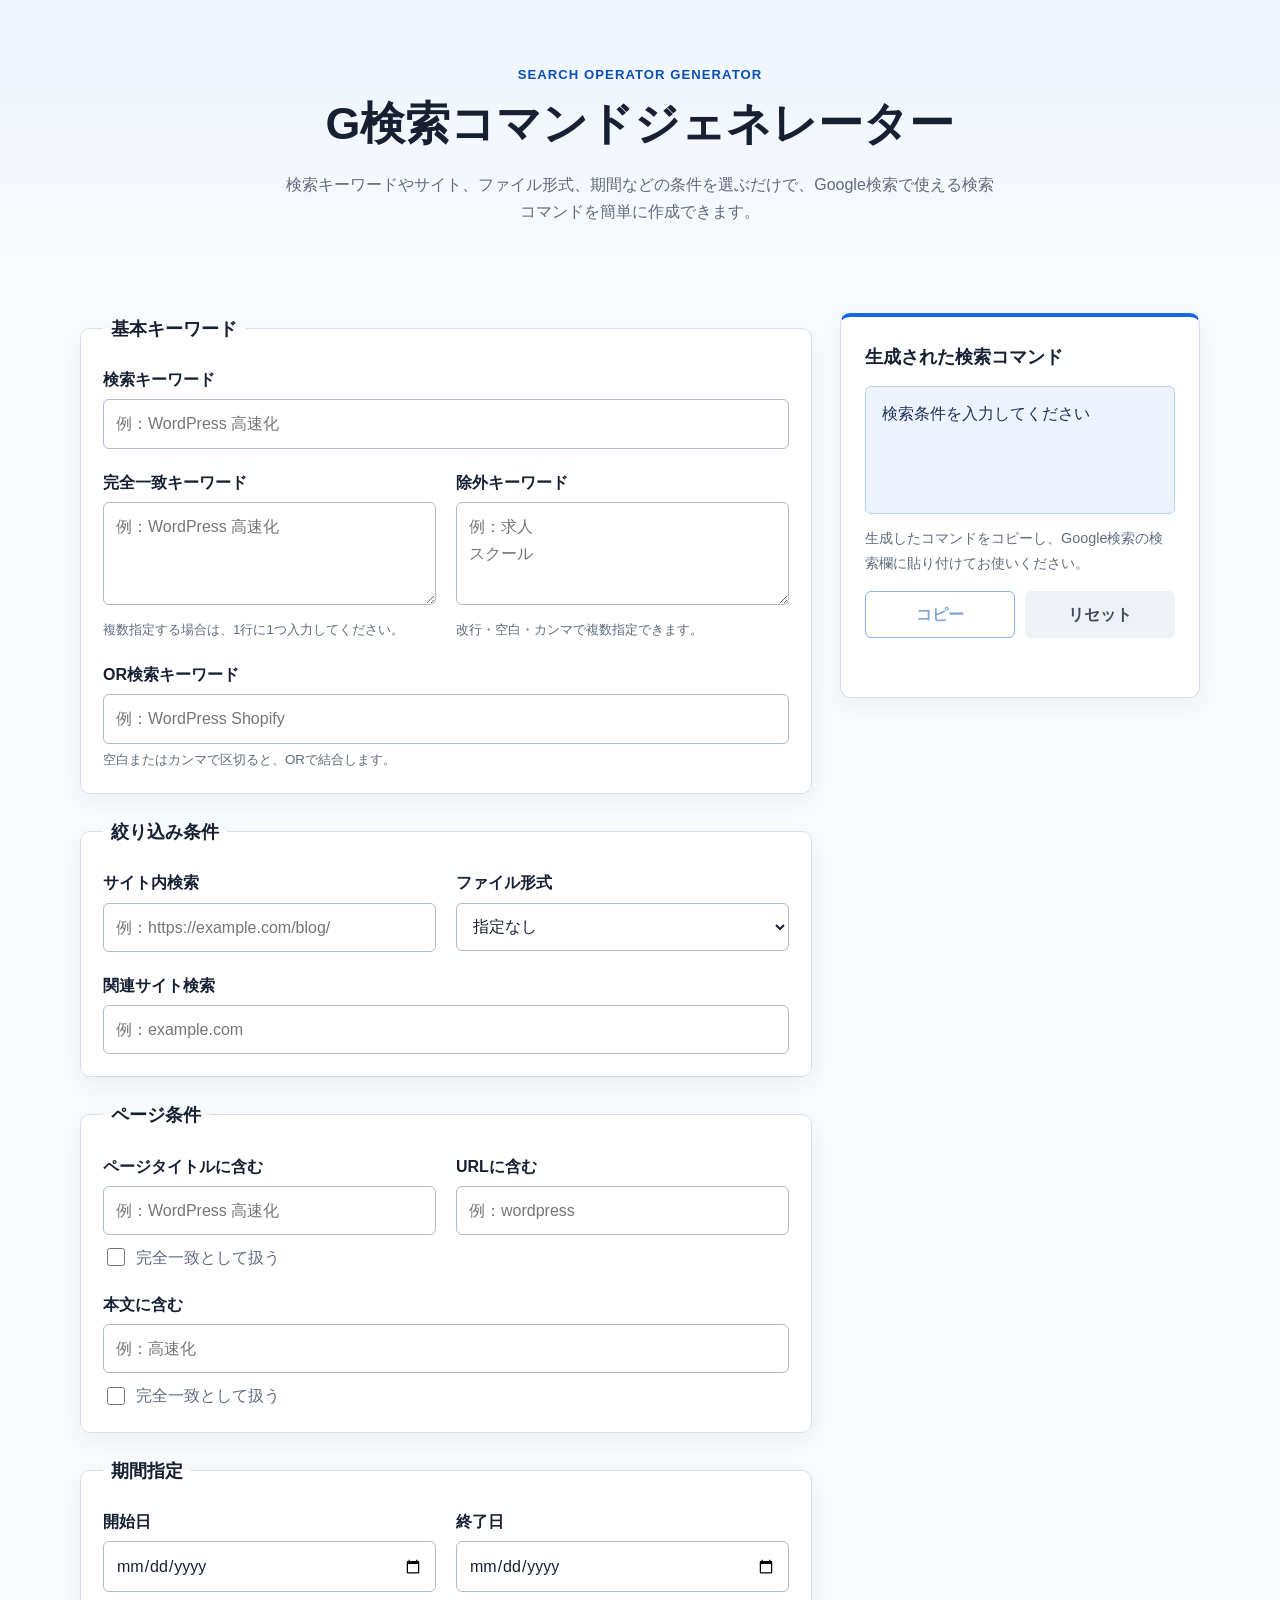
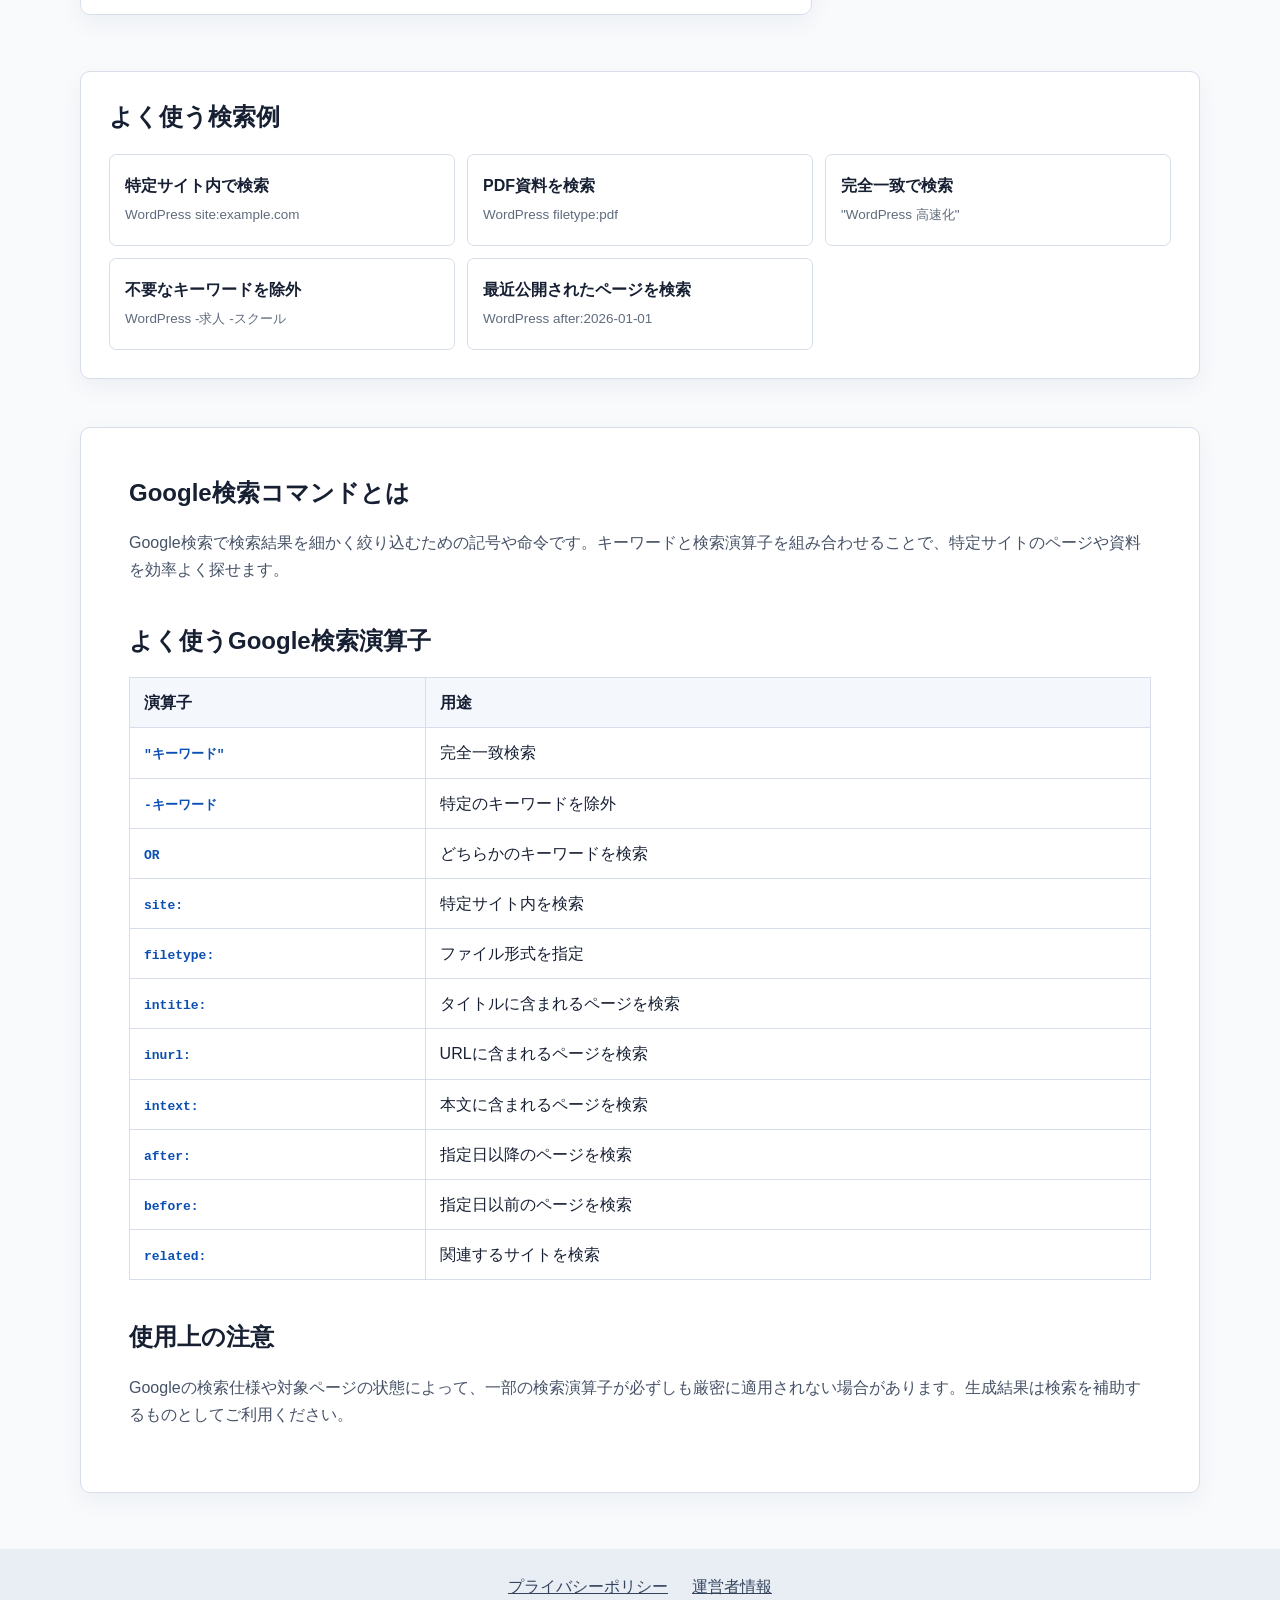
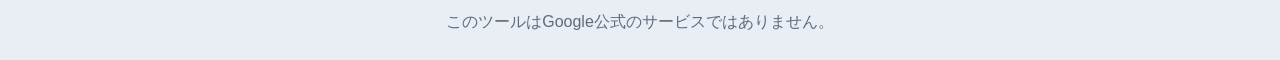
<file: index.html>
<!doctype html>
<html lang="ja">
<head>
  <meta charset="utf-8">
  <meta name="viewport" content="width=device-width, initial-scale=1">
  <meta http-equiv="Content-Security-Policy" content="default-src 'self'; script-src 'self'; style-src 'self'; img-src 'self' data:; font-src 'self'; connect-src 'none'; object-src 'none'; base-uri 'self'; form-action 'none'; upgrade-insecure-requests">
  <meta name="referrer" content="no-referrer">
  <title>G検索コマンドジェネレーター｜検索演算子を簡単作成</title>
  <meta name="description" content="Google検索の完全一致、除外、site、filetype、intitle、期間指定などの検索コマンドをフォームから簡単に作成できる無料ツールです。">
  <meta http-equiv="refresh" content="0; url=./tools/google-search/">
  <link rel="canonical" href="https://kazuyan0324.github.io/google-search-generator/tools/google-search/">
  <meta property="og:type" content="website">
  <meta property="og:locale" content="ja_JP">
  <meta property="og:site_name" content="G検索コマンドジェネレーター">
  <meta property="og:title" content="G検索コマンドジェネレーター｜検索演算子を簡単作成">
  <meta property="og:description" content="完全一致、除外、site、filetype、期間指定などのGoogle検索コマンドをフォームから簡単に作成できます。">
  <meta property="og:url" content="https://kazuyan0324.github.io/google-search-generator/tools/google-search/">
  <meta property="og:image" content="https://kazuyan0324.github.io/google-search-generator/assets/ogp-g-search-generator.png">
  <meta property="og:image:width" content="1200"><meta property="og:image:height" content="630">
  <meta name="twitter:card" content="summary_large_image">
  <meta name="twitter:title" content="G検索コマンドジェネレーター｜検索演算子を簡単作成">
  <meta name="twitter:description" content="Google検索コマンドをフォームから簡単に作成できる無料ツールです。">
  <meta name="twitter:image" content="https://kazuyan0324.github.io/google-search-generator/assets/ogp-g-search-generator.png">
</head>
<body>
  <p><a href="./tools/google-search/">G検索コマンドジェネレーターを開く</a></p>
</body>
</html>
</file>
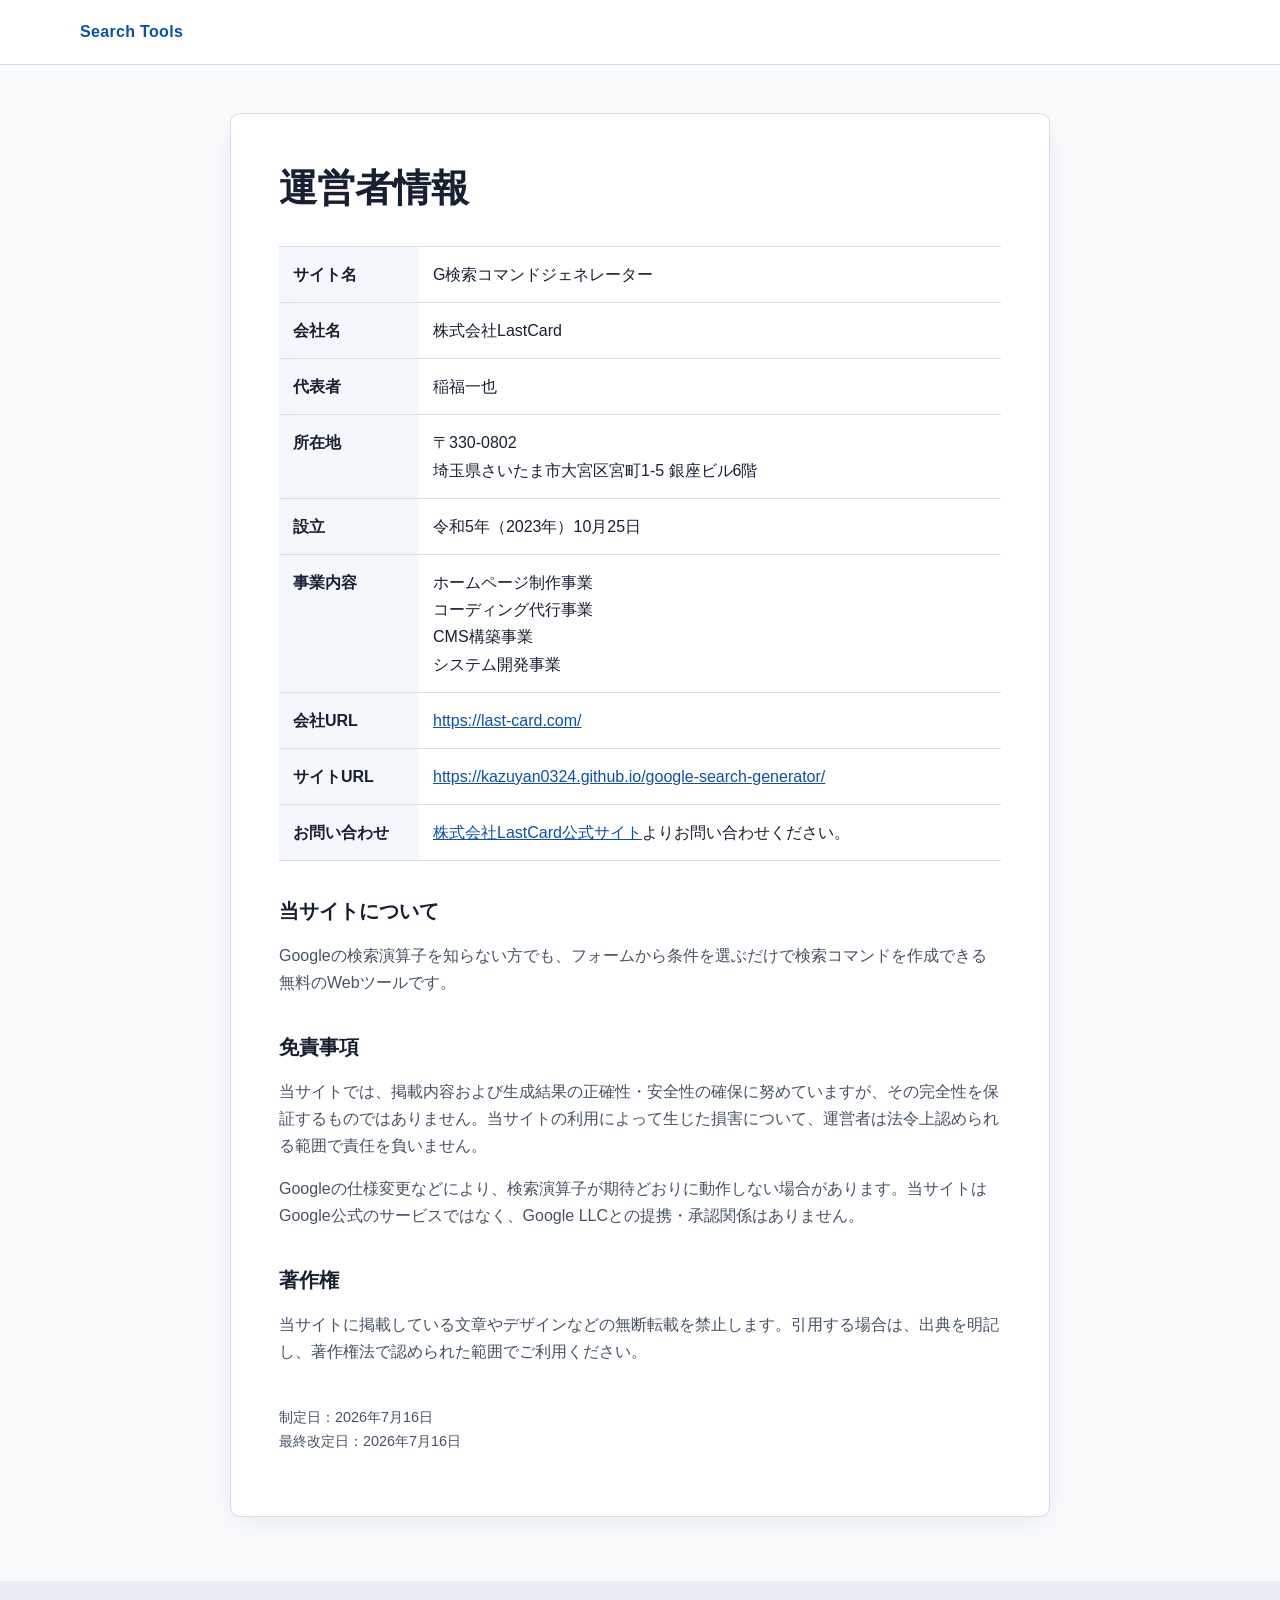
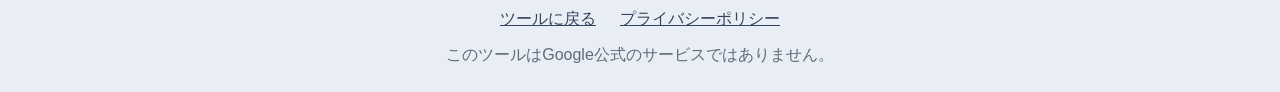
<file: about/index.html>
<!doctype html>
<html lang="ja">
<head>
  <meta charset="utf-8">
  <meta name="viewport" content="width=device-width, initial-scale=1">
  <meta http-equiv="Content-Security-Policy" content="default-src 'self'; script-src 'self'; style-src 'self'; img-src 'self' data:; font-src 'self'; connect-src 'none'; object-src 'none'; base-uri 'self'; form-action 'none'; upgrade-insecure-requests">
  <meta name="referrer" content="no-referrer">
  <title>運営者情報｜G検索コマンドジェネレーター</title>
  <meta name="description" content="G検索コマンドジェネレーターの運営者情報です。">
  <link rel="canonical" href="https://kazuyan0324.github.io/google-search-generator/about/">
  <meta property="og:type" content="website">
  <meta property="og:locale" content="ja_JP">
  <meta property="og:site_name" content="G検索コマンドジェネレーター">
  <meta property="og:title" content="運営者情報｜G検索コマンドジェネレーター">
  <meta property="og:description" content="株式会社LastCardが運営するG検索コマンドジェネレーターの運営者情報です。">
  <meta property="og:url" content="https://kazuyan0324.github.io/google-search-generator/about/">
  <meta property="og:image" content="https://kazuyan0324.github.io/google-search-generator/assets/ogp-g-search-generator.png">
  <meta property="og:image:width" content="1200"><meta property="og:image:height" content="630">
  <meta name="twitter:card" content="summary_large_image">
  <meta name="twitter:title" content="運営者情報｜G検索コマンドジェネレーター">
  <meta name="twitter:description" content="株式会社LastCardが運営するG検索コマンドジェネレーターの運営者情報です。">
  <meta name="twitter:image" content="https://kazuyan0324.github.io/google-search-generator/assets/ogp-g-search-generator.png">
  <link rel="stylesheet" href="../tools/google-search/styles.css">
</head>
<body>
  <header class="gs-header"><div class="gs-container"><a class="gs-brand" href="../tools/google-search/">Search Tools</a></div></header>
  <main class="gs-container gs-legal">
    <article class="gs-legal-card">
      <h1>運営者情報</h1>
      <dl>
        <dt>サイト名</dt><dd>G検索コマンドジェネレーター</dd>
        <dt>会社名</dt><dd>株式会社LastCard</dd>
        <dt>代表者</dt><dd>稲福一也</dd>
        <dt>所在地</dt><dd>〒330-0802<br>埼玉県さいたま市大宮区宮町1-5 銀座ビル6階</dd>
        <dt>設立</dt><dd>令和5年（2023年）10月25日</dd>
        <dt>事業内容</dt><dd>ホームページ制作事業<br>コーディング代行事業<br>CMS構築事業<br>システム開発事業</dd>
        <dt>会社URL</dt><dd><a href="https://last-card.com/" target="_blank" rel="noopener noreferrer">https://last-card.com/</a></dd>
        <dt>サイトURL</dt><dd><a href="https://kazuyan0324.github.io/google-search-generator/">https://kazuyan0324.github.io/google-search-generator/</a></dd>
        <dt>お問い合わせ</dt><dd><a href="https://last-card.com/" target="_blank" rel="noopener noreferrer">株式会社LastCard公式サイト</a>よりお問い合わせください。</dd>
      </dl>

      <h2>当サイトについて</h2>
      <p>Googleの検索演算子を知らない方でも、フォームから条件を選ぶだけで検索コマンドを作成できる無料のWebツールです。</p>

      <h2>免責事項</h2>
      <p>当サイトでは、掲載内容および生成結果の正確性・安全性の確保に努めていますが、その完全性を保証するものではありません。当サイトの利用によって生じた損害について、運営者は法令上認められる範囲で責任を負いません。</p>
      <p>Googleの仕様変更などにより、検索演算子が期待どおりに動作しない場合があります。当サイトはGoogle公式のサービスではなく、Google LLCとの提携・承認関係はありません。</p>

      <h2>著作権</h2>
      <p>当サイトに掲載している文章やデザインなどの無断転載を禁止します。引用する場合は、出典を明記し、著作権法で認められた範囲でご利用ください。</p>
      <p class="gs-updated">制定日：2026年7月16日<br>最終改定日：2026年7月16日</p>
    </article>
  </main>
  <footer class="gs-footer"><div class="gs-container"><nav class="gs-footer-nav" aria-label="フッターナビゲーション"><a href="../tools/google-search/">ツールに戻る</a><a href="../privacy/">プライバシーポリシー</a></nav><p>このツールはGoogle公式のサービスではありません。</p></div></footer>
</body>
</html>
</file>
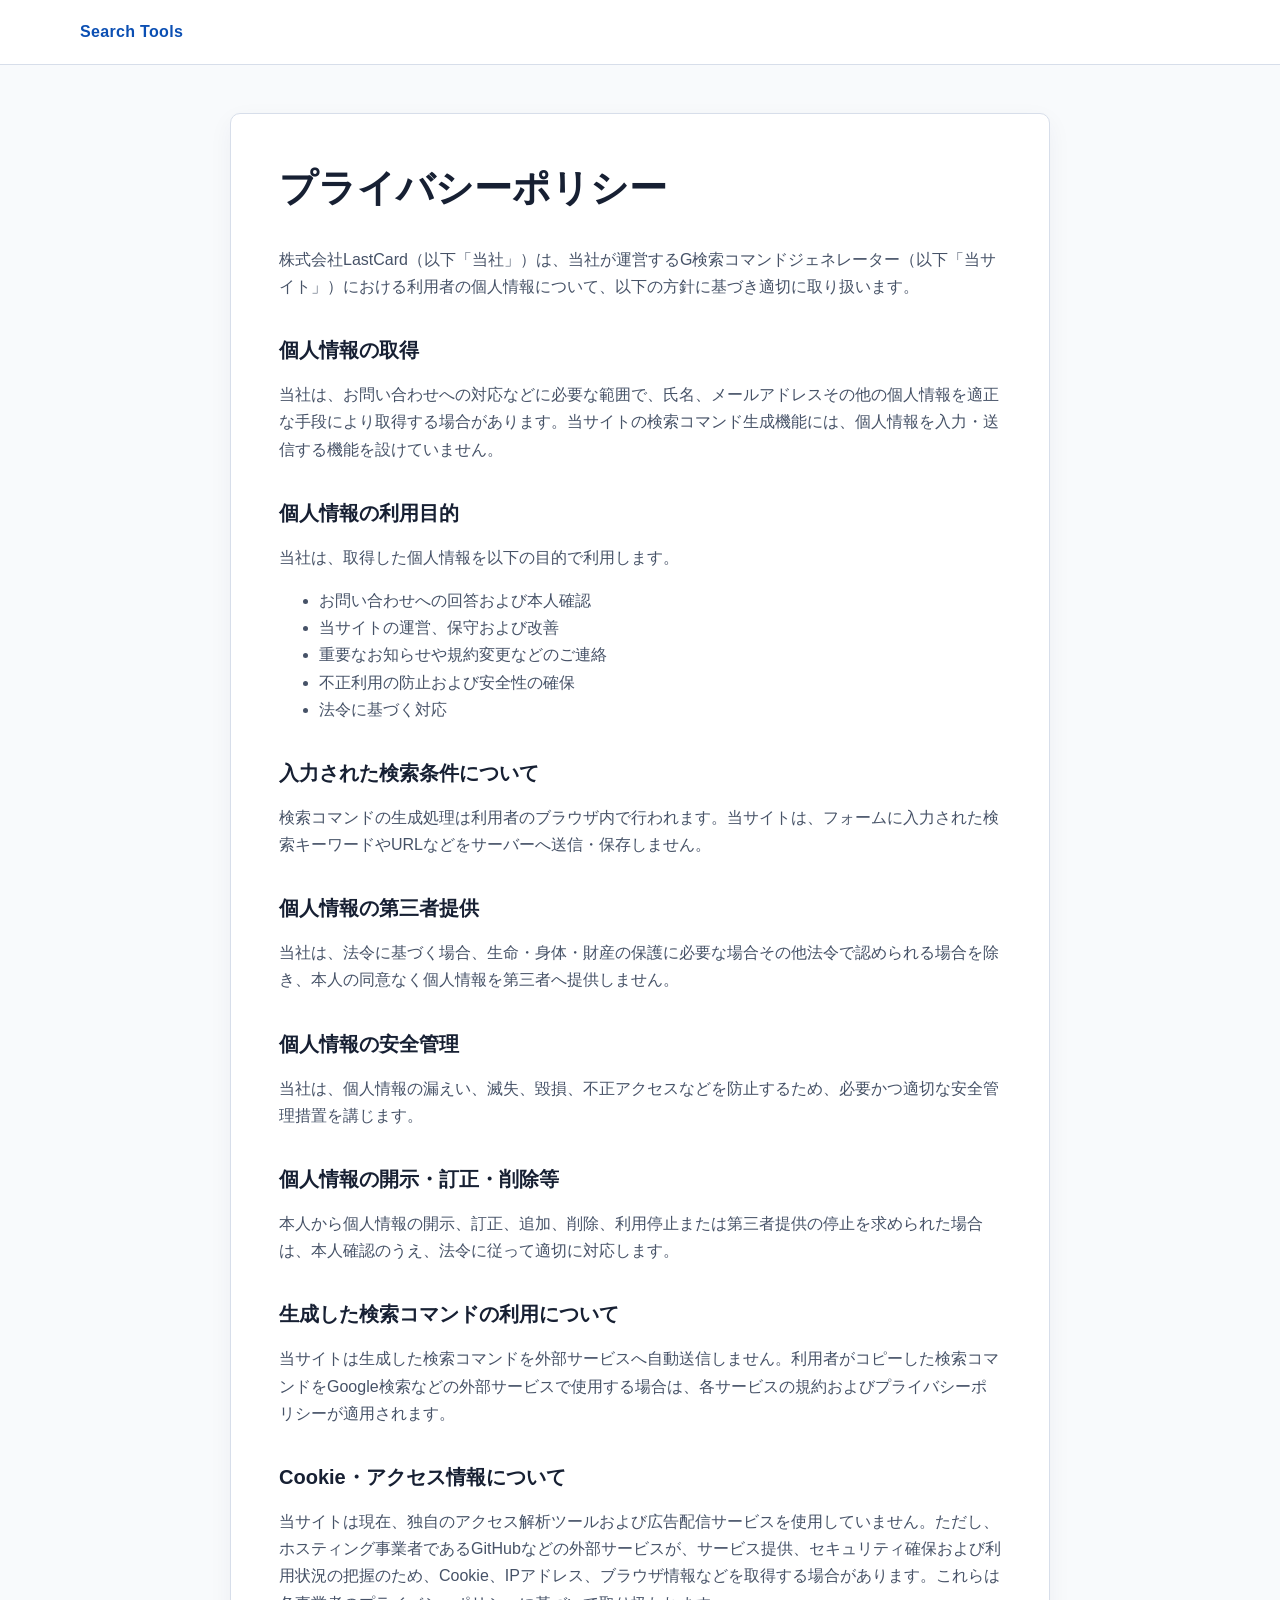
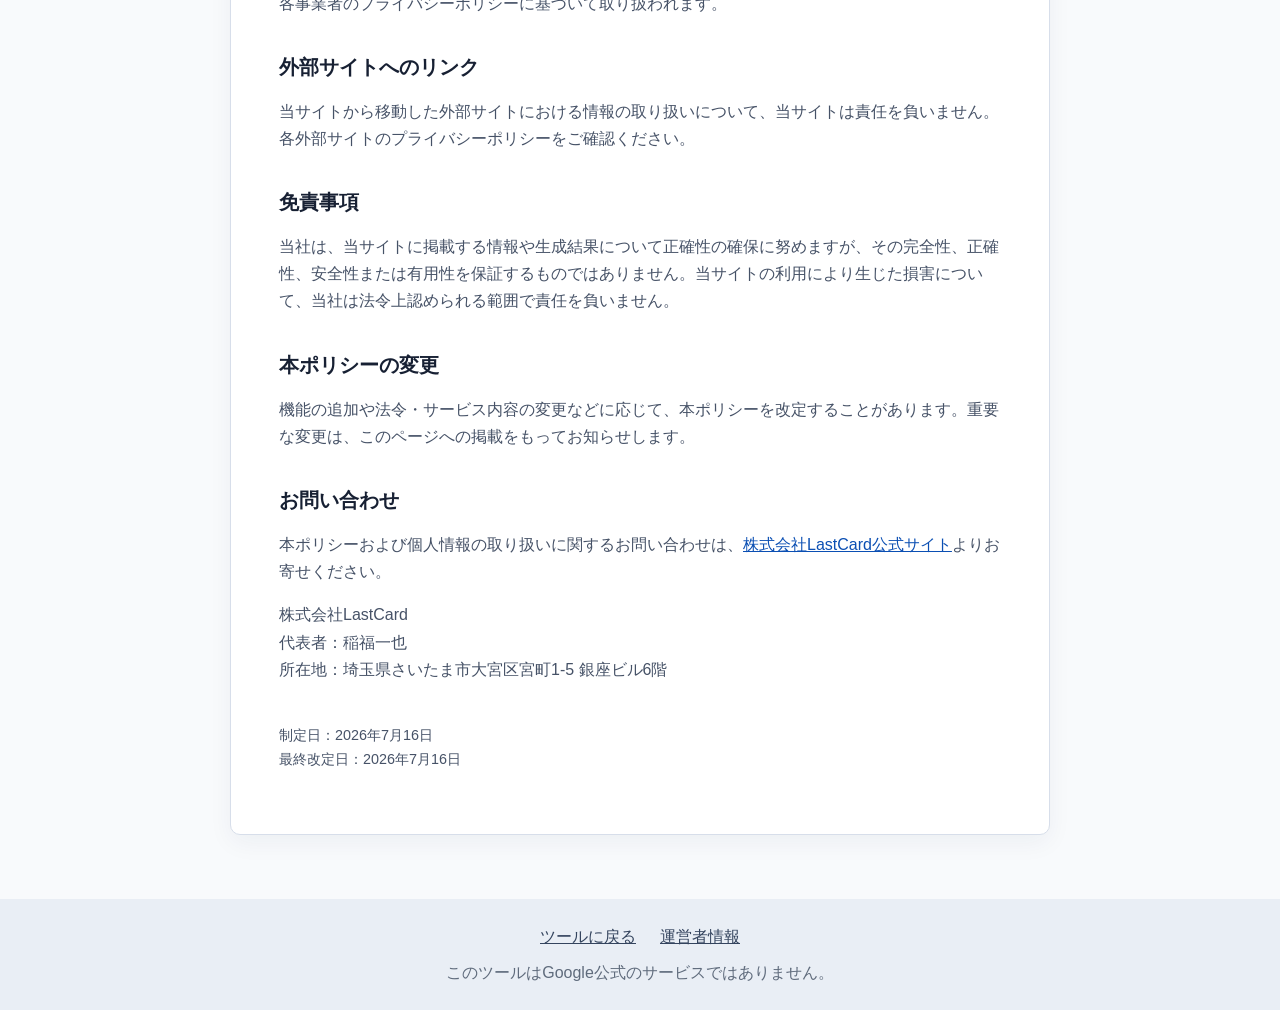
<file: privacy/index.html>
<!doctype html>
<html lang="ja">
<head>
  <meta charset="utf-8">
  <meta name="viewport" content="width=device-width, initial-scale=1">
  <meta http-equiv="Content-Security-Policy" content="default-src 'self'; script-src 'self'; style-src 'self'; img-src 'self' data:; font-src 'self'; connect-src 'none'; object-src 'none'; base-uri 'self'; form-action 'none'; upgrade-insecure-requests">
  <meta name="referrer" content="no-referrer">
  <title>プライバシーポリシー｜G検索コマンドジェネレーター</title>
  <meta name="description" content="G検索コマンドジェネレーターのプライバシーポリシーです。">
  <link rel="canonical" href="https://kazuyan0324.github.io/google-search-generator/privacy/">
  <meta property="og:type" content="website">
  <meta property="og:locale" content="ja_JP">
  <meta property="og:site_name" content="G検索コマンドジェネレーター">
  <meta property="og:title" content="プライバシーポリシー｜G検索コマンドジェネレーター">
  <meta property="og:description" content="株式会社LastCardが運営するG検索コマンドジェネレーターのプライバシーポリシーです。">
  <meta property="og:url" content="https://kazuyan0324.github.io/google-search-generator/privacy/">
  <meta property="og:image" content="https://kazuyan0324.github.io/google-search-generator/assets/ogp-g-search-generator.png">
  <meta property="og:image:width" content="1200"><meta property="og:image:height" content="630">
  <meta name="twitter:card" content="summary_large_image">
  <meta name="twitter:title" content="プライバシーポリシー｜G検索コマンドジェネレーター">
  <meta name="twitter:description" content="G検索コマンドジェネレーターのプライバシーポリシーです。">
  <meta name="twitter:image" content="https://kazuyan0324.github.io/google-search-generator/assets/ogp-g-search-generator.png">
  <link rel="stylesheet" href="../tools/google-search/styles.css">
</head>
<body>
  <header class="gs-header"><div class="gs-container"><a class="gs-brand" href="../tools/google-search/">Search Tools</a></div></header>
  <main class="gs-container gs-legal">
    <article class="gs-legal-card">
      <h1>プライバシーポリシー</h1>
      <p>株式会社LastCard（以下「当社」）は、当社が運営するG検索コマンドジェネレーター（以下「当サイト」）における利用者の個人情報について、以下の方針に基づき適切に取り扱います。</p>

      <h2>個人情報の取得</h2>
      <p>当社は、お問い合わせへの対応などに必要な範囲で、氏名、メールアドレスその他の個人情報を適正な手段により取得する場合があります。当サイトの検索コマンド生成機能には、個人情報を入力・送信する機能を設けていません。</p>

      <h2>個人情報の利用目的</h2>
      <p>当社は、取得した個人情報を以下の目的で利用します。</p>
      <ul>
        <li>お問い合わせへの回答および本人確認</li>
        <li>当サイトの運営、保守および改善</li>
        <li>重要なお知らせや規約変更などのご連絡</li>
        <li>不正利用の防止および安全性の確保</li>
        <li>法令に基づく対応</li>
      </ul>

      <h2>入力された検索条件について</h2>
      <p>検索コマンドの生成処理は利用者のブラウザ内で行われます。当サイトは、フォームに入力された検索キーワードやURLなどをサーバーへ送信・保存しません。</p>

      <h2>個人情報の第三者提供</h2>
      <p>当社は、法令に基づく場合、生命・身体・財産の保護に必要な場合その他法令で認められる場合を除き、本人の同意なく個人情報を第三者へ提供しません。</p>

      <h2>個人情報の安全管理</h2>
      <p>当社は、個人情報の漏えい、滅失、毀損、不正アクセスなどを防止するため、必要かつ適切な安全管理措置を講じます。</p>

      <h2>個人情報の開示・訂正・削除等</h2>
      <p>本人から個人情報の開示、訂正、追加、削除、利用停止または第三者提供の停止を求められた場合は、本人確認のうえ、法令に従って適切に対応します。</p>

      <h2>生成した検索コマンドの利用について</h2>
      <p>当サイトは生成した検索コマンドを外部サービスへ自動送信しません。利用者がコピーした検索コマンドをGoogle検索などの外部サービスで使用する場合は、各サービスの規約およびプライバシーポリシーが適用されます。</p>

      <h2>Cookie・アクセス情報について</h2>
      <p>当サイトは現在、独自のアクセス解析ツールおよび広告配信サービスを使用していません。ただし、ホスティング事業者であるGitHubなどの外部サービスが、サービス提供、セキュリティ確保および利用状況の把握のため、Cookie、IPアドレス、ブラウザ情報などを取得する場合があります。これらは各事業者のプライバシーポリシーに基づいて取り扱われます。</p>

      <h2>外部サイトへのリンク</h2>
      <p>当サイトから移動した外部サイトにおける情報の取り扱いについて、当サイトは責任を負いません。各外部サイトのプライバシーポリシーをご確認ください。</p>

      <h2>免責事項</h2>
      <p>当社は、当サイトに掲載する情報や生成結果について正確性の確保に努めますが、その完全性、正確性、安全性または有用性を保証するものではありません。当サイトの利用により生じた損害について、当社は法令上認められる範囲で責任を負いません。</p>

      <h2>本ポリシーの変更</h2>
      <p>機能の追加や法令・サービス内容の変更などに応じて、本ポリシーを改定することがあります。重要な変更は、このページへの掲載をもってお知らせします。</p>

      <h2>お問い合わせ</h2>
      <p>本ポリシーおよび個人情報の取り扱いに関するお問い合わせは、<a href="https://last-card.com/" target="_blank" rel="noopener noreferrer">株式会社LastCard公式サイト</a>よりお寄せください。</p>
      <p>株式会社LastCard<br>代表者：稲福一也<br>所在地：埼玉県さいたま市大宮区宮町1-5 銀座ビル6階</p>
      <p class="gs-updated">制定日：2026年7月16日<br>最終改定日：2026年7月16日</p>
    </article>
  </main>
  <footer class="gs-footer"><div class="gs-container"><nav class="gs-footer-nav" aria-label="フッターナビゲーション"><a href="../tools/google-search/">ツールに戻る</a><a href="../about/">運営者情報</a></nav><p>このツールはGoogle公式のサービスではありません。</p></div></footer>
</body>
</html>
</file>
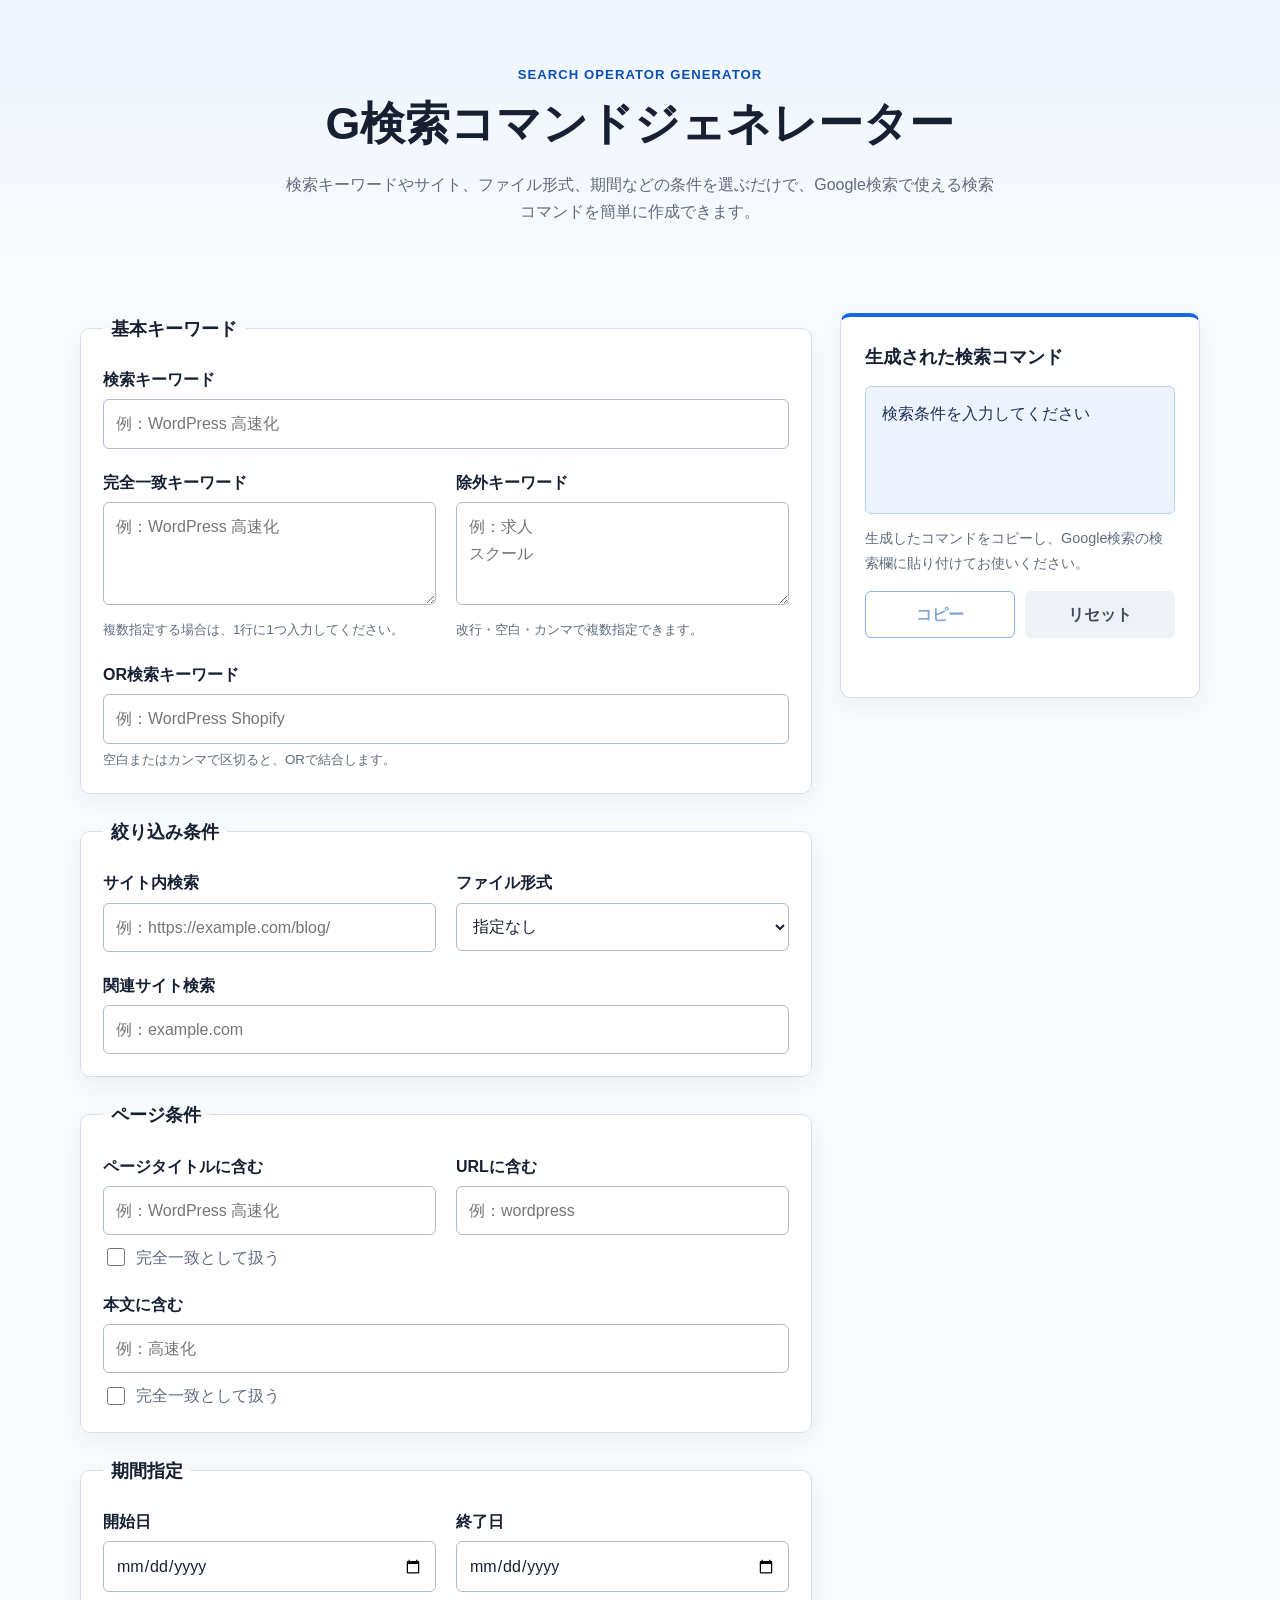
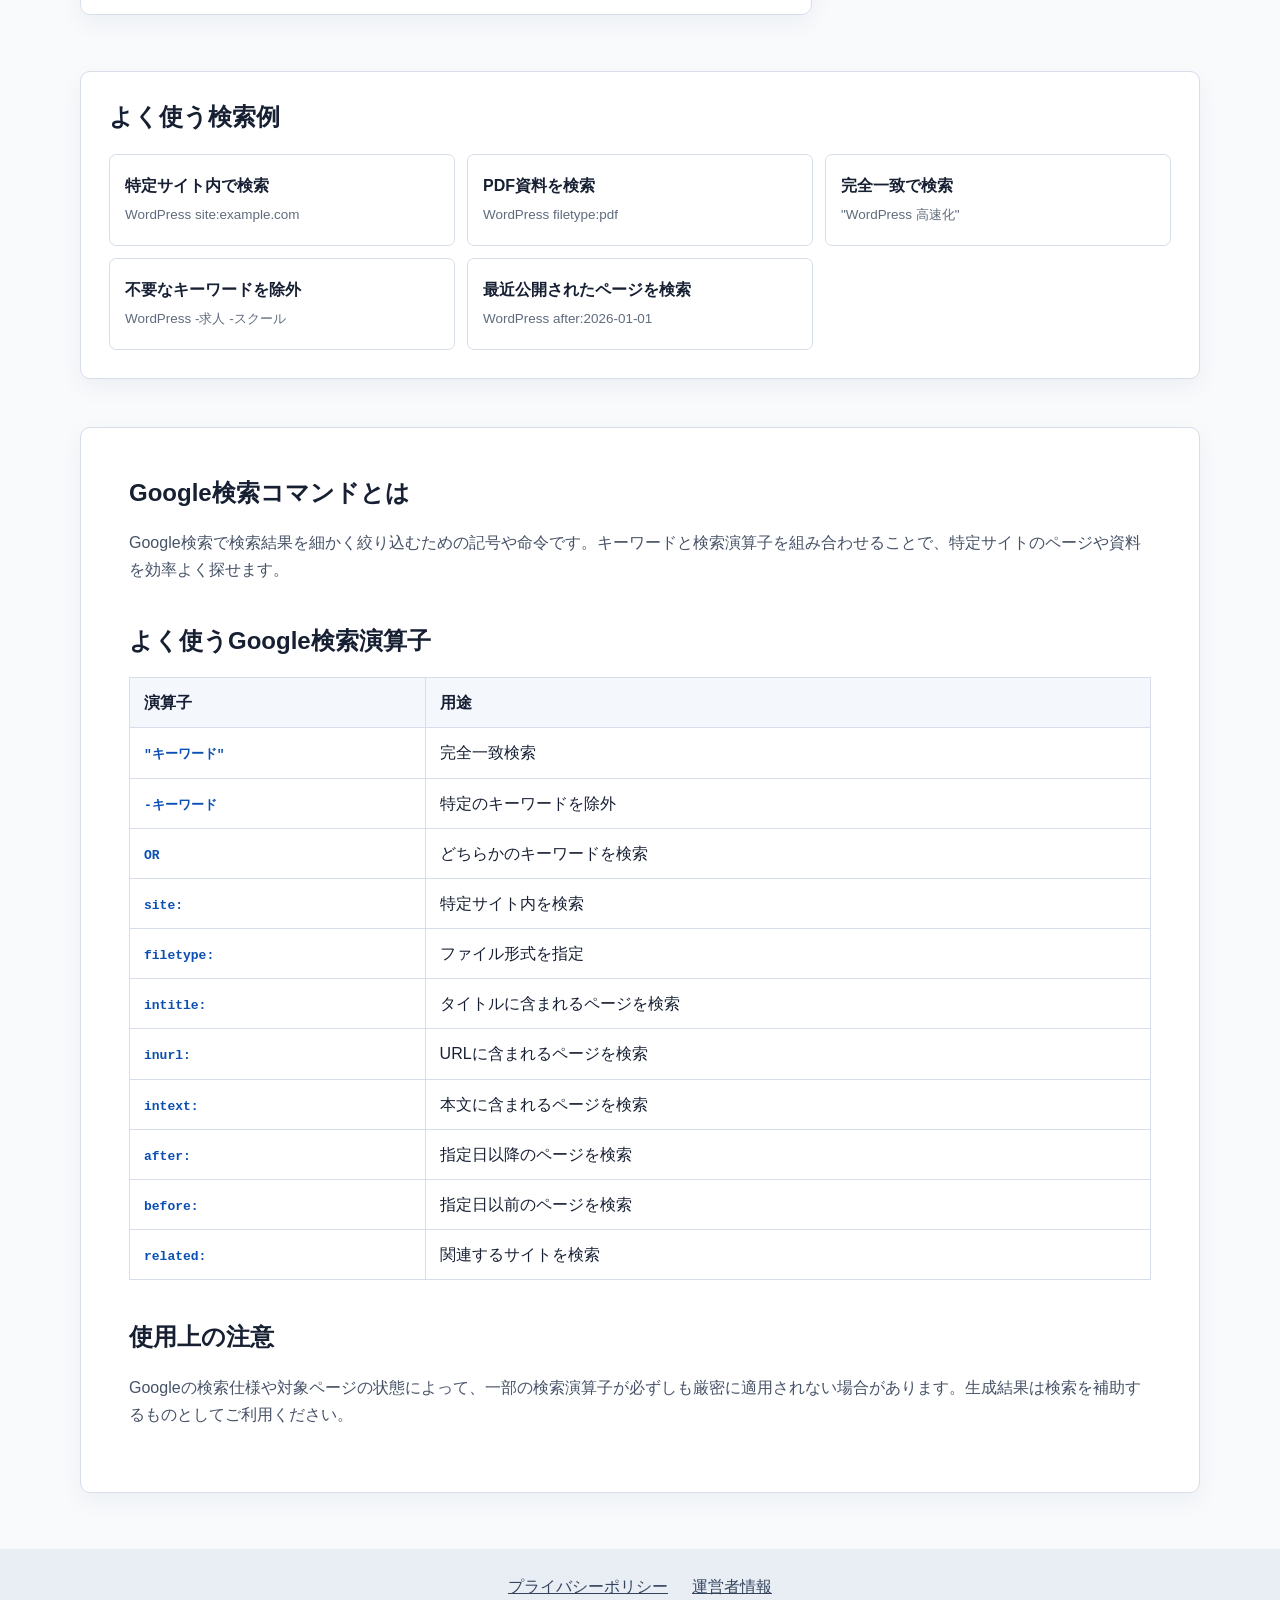
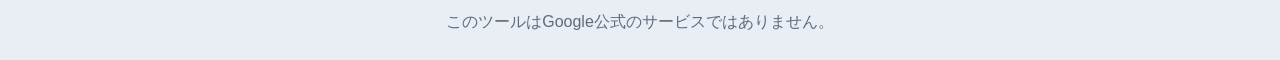
<file: tools/google-search/index.html>
<!doctype html>
<html lang="ja">
<head>
  <meta charset="utf-8">
  <meta name="viewport" content="width=device-width, initial-scale=1">
  <meta http-equiv="Content-Security-Policy" content="default-src 'self'; script-src 'self'; style-src 'self'; img-src 'self' data:; font-src 'self'; connect-src 'none'; object-src 'none'; base-uri 'self'; form-action 'none'; upgrade-insecure-requests">
  <meta name="referrer" content="no-referrer">
  <title>G検索コマンドジェネレーター｜検索演算子を簡単作成</title>
  <meta name="description" content="Google検索の完全一致、除外、site、filetype、intitle、期間指定などの検索コマンドをフォームから簡単に作成できる無料ツールです。">
  <link rel="canonical" href="https://kazuyan0324.github.io/google-search-generator/tools/google-search/">
  <meta property="og:type" content="website">
  <meta property="og:locale" content="ja_JP">
  <meta property="og:site_name" content="G検索コマンドジェネレーター">
  <meta property="og:title" content="G検索コマンドジェネレーター｜検索演算子を簡単作成">
  <meta property="og:description" content="完全一致、除外、site、filetype、期間指定などのGoogle検索コマンドをフォームから簡単に作成できます。">
  <meta property="og:url" content="https://kazuyan0324.github.io/google-search-generator/tools/google-search/">
  <meta property="og:image" content="https://kazuyan0324.github.io/google-search-generator/assets/ogp-g-search-generator.png">
  <meta property="og:image:secure_url" content="https://kazuyan0324.github.io/google-search-generator/assets/ogp-g-search-generator.png">
  <meta property="og:image:type" content="image/png">
  <meta property="og:image:width" content="1200">
  <meta property="og:image:height" content="630">
  <meta property="og:image:alt" content="G検索コマンドジェネレーター、Google検索で使える検索演算子をかんたん作成">
  <meta name="twitter:card" content="summary_large_image">
  <meta name="twitter:title" content="G検索コマンドジェネレーター｜検索演算子を簡単作成">
  <meta name="twitter:description" content="完全一致、除外、site、filetype、期間指定などのGoogle検索コマンドを簡単に作成できます。">
  <meta name="twitter:image" content="https://kazuyan0324.github.io/google-search-generator/assets/ogp-g-search-generator.png">
  <meta name="twitter:image:alt" content="G検索コマンドジェネレーター、Google検索で使える検索演算子をかんたん作成">
  <link rel="stylesheet" href="./styles.css">
</head>
<body>
  <main>
    <section class="gs-hero">
      <div class="gs-container">
        <p class="gs-eyebrow" lang="en">Search Operator Generator</p>
        <h1>G検索コマンドジェネレーター</h1>
        <p>検索キーワードやサイト、ファイル形式、期間などの条件を選ぶだけで、Google検索で使える検索コマンドを簡単に作成できます。</p>
      </div>
    </section>

    <div class="gs-container gs-tool-layout">
      <form id="search-form" class="gs-form" autocomplete="off">
        <fieldset class="gs-card">
          <legend>基本キーワード</legend>
          <div class="gs-fields">
            <div class="gs-field gs-field--wide">
              <label for="keywords">検索キーワード</label>
              <input id="keywords" name="keywords" type="text" placeholder="例：WordPress 高速化">
            </div>
            <div class="gs-field">
              <label for="exact">完全一致キーワード</label>
              <textarea id="exact" name="exact" rows="3" placeholder="例：WordPress 高速化"></textarea>
              <small>複数指定する場合は、1行に1つ入力してください。</small>
            </div>
            <div class="gs-field">
              <label for="exclude">除外キーワード</label>
              <textarea id="exclude" name="exclude" rows="3" placeholder="例：求人&#10;スクール"></textarea>
              <small>改行・空白・カンマで複数指定できます。</small>
            </div>
            <div class="gs-field gs-field--wide">
              <label for="orKeywords">OR検索キーワード</label>
              <input id="orKeywords" name="orKeywords" type="text" placeholder="例：WordPress Shopify">
              <small>空白またはカンマで区切ると、ORで結合します。</small>
            </div>
          </div>
        </fieldset>

        <fieldset class="gs-card">
          <legend>絞り込み条件</legend>
          <div class="gs-fields">
            <div class="gs-field">
              <label for="site">サイト内検索</label>
              <input id="site" name="site" type="text" inputmode="url" placeholder="例：https://example.com/blog/">
            </div>
            <div class="gs-field">
              <label for="filetype">ファイル形式</label>
              <select id="filetype" name="filetype">
                <option value="">指定なし</option><option value="pdf">PDF</option><option value="docx">Word</option>
                <option value="xlsx">Excel</option><option value="pptx">PowerPoint</option><option value="csv">CSV</option><option value="txt">TXT</option>
              </select>
            </div>
            <div class="gs-field gs-field--wide">
              <label for="related">関連サイト検索</label>
              <input id="related" name="related" type="text" inputmode="url" placeholder="例：example.com">
            </div>
          </div>
        </fieldset>

        <fieldset class="gs-card">
          <legend>ページ条件</legend>
          <div class="gs-fields">
            <div class="gs-field">
              <label for="intitle">ページタイトルに含む</label>
              <input id="intitle" name="intitle" type="text" placeholder="例：WordPress 高速化">
              <label class="gs-check"><input id="intitleExact" name="intitleExact" type="checkbox"> 完全一致として扱う</label>
            </div>
            <div class="gs-field">
              <label for="inurl">URLに含む</label>
              <input id="inurl" name="inurl" type="text" placeholder="例：wordpress">
            </div>
            <div class="gs-field gs-field--wide">
              <label for="intext">本文に含む</label>
              <input id="intext" name="intext" type="text" placeholder="例：高速化">
              <label class="gs-check"><input id="intextExact" name="intextExact" type="checkbox"> 完全一致として扱う</label>
            </div>
          </div>
        </fieldset>

        <fieldset class="gs-card">
          <legend>期間指定</legend>
          <div class="gs-fields">
            <div class="gs-field"><label for="after">開始日</label><input id="after" name="after" type="date"></div>
            <div class="gs-field"><label for="before">終了日</label><input id="before" name="before" type="date"></div>
          </div>
        </fieldset>
      </form>

      <aside class="gs-result" aria-labelledby="result-title">
        <h2 id="result-title">生成された検索コマンド</h2>
        <output id="search-command" class="gs-command" for="search-form">検索条件を入力してください</output>
        <p class="gs-result-help">生成したコマンドをコピーし、Google検索の検索欄に貼り付けてお使いください。</p>
        <div class="gs-actions">
          <button id="copy-button" class="gs-button gs-button--secondary" type="button" disabled>コピー</button>
          <button id="reset-button" class="gs-button gs-button--plain" type="button">リセット</button>
        </div>
        <p id="status-message" class="gs-status" role="status" aria-live="polite"></p>
      </aside>
    </div>

    <section class="gs-container gs-presets" aria-labelledby="preset-title">
      <h2 id="preset-title">よく使う検索例</h2>
      <div class="gs-preset-grid">
        <button type="button" class="gs-preset" data-preset="site"><strong>特定サイト内で検索</strong><span>WordPress site:example.com</span></button>
        <button type="button" class="gs-preset" data-preset="pdf"><strong>PDF資料を検索</strong><span>WordPress filetype:pdf</span></button>
        <button type="button" class="gs-preset" data-preset="exact"><strong>完全一致で検索</strong><span>"WordPress 高速化"</span></button>
        <button type="button" class="gs-preset" data-preset="exclude"><strong>不要なキーワードを除外</strong><span>WordPress -求人 -スクール</span></button>
        <button type="button" class="gs-preset" data-preset="recent"><strong>最近公開されたページを検索</strong><span>WordPress after:2026-01-01</span></button>
      </div>
    </section>

    <article class="gs-container gs-guide">
      <section><h2>Google検索コマンドとは</h2><p>Google検索で検索結果を細かく絞り込むための記号や命令です。キーワードと検索演算子を組み合わせることで、特定サイトのページや資料を効率よく探せます。</p></section>
      <section><h2>よく使うGoogle検索演算子</h2><div class="gs-table-wrap"><table><thead><tr><th scope="col">演算子</th><th scope="col">用途</th></tr></thead><tbody>
        <tr><td><code>"キーワード"</code></td><td>完全一致検索</td></tr><tr><td><code>-キーワード</code></td><td>特定のキーワードを除外</td></tr>
        <tr><td><code>OR</code></td><td>どちらかのキーワードを検索</td></tr><tr><td><code>site:</code></td><td>特定サイト内を検索</td></tr>
        <tr><td><code>filetype:</code></td><td>ファイル形式を指定</td></tr><tr><td><code>intitle:</code></td><td>タイトルに含まれるページを検索</td></tr>
        <tr><td><code>inurl:</code></td><td>URLに含まれるページを検索</td></tr><tr><td><code>intext:</code></td><td>本文に含まれるページを検索</td></tr>
        <tr><td><code>after:</code></td><td>指定日以降のページを検索</td></tr><tr><td><code>before:</code></td><td>指定日以前のページを検索</td></tr>
        <tr><td><code>related:</code></td><td>関連するサイトを検索</td></tr>
      </tbody></table></div></section>
      <section><h2>使用上の注意</h2><p>Googleの検索仕様や対象ページの状態によって、一部の検索演算子が必ずしも厳密に適用されない場合があります。生成結果は検索を補助するものとしてご利用ください。</p></section>
    </article>
  </main>
  <footer class="gs-footer"><div class="gs-container">
    <nav class="gs-footer-nav" aria-label="フッターナビゲーション">
      <a href="../../privacy/">プライバシーポリシー</a>
      <a href="../../about/">運営者情報</a>
    </nav>
    <p>このツールはGoogle公式のサービスではありません。</p>
  </div></footer>
  <script src="./script.js" defer></script>
</body>
</html>
</file>
<file: tools/google-search/styles.css>
:root { --gs-blue:#1769e0; --gs-blue-dark:#0b4fb3; --gs-text:#172033; --gs-muted:#5f6b7c; --gs-line:#d7deea; --gs-soft:#f4f7fc; --gs-white:#fff; --gs-danger:#b42318; }
* { box-sizing:border-box; }
body { margin:0; color:var(--gs-text); background:#f8fafc; font-family:-apple-system,BlinkMacSystemFont,"Segoe UI","Noto Sans JP",sans-serif; line-height:1.7; }
button,input,textarea,select { font:inherit; }
.gs-container { width:min(1120px,calc(100% - 40px)); margin-inline:auto; }
.gs-header { background:var(--gs-white); border-bottom:1px solid var(--gs-line); }
.gs-header .gs-container { min-height:64px; display:flex; align-items:center; }
.gs-brand { color:var(--gs-blue-dark); font-weight:750; text-decoration:none; letter-spacing:.02em; }
.gs-hero { padding:64px 0 48px; text-align:center; background:linear-gradient(180deg,#eef5ff 0%,#f8fafc 100%); }
.gs-eyebrow { margin:0 0 8px; color:var(--gs-blue-dark); font-size:.82rem; font-weight:700; letter-spacing:.08em; text-transform:uppercase; }
.gs-hero h1 { margin:0; font-size:clamp(1.8rem,4vw,2.8rem); line-height:1.3; }
.gs-hero p:last-child { max-width:720px; margin:18px auto 0; color:var(--gs-muted); }
.gs-tool-layout { display:grid; grid-template-columns:minmax(0,1fr) 360px; gap:28px; align-items:start; padding-block:40px 56px; }
.gs-form { display:grid; gap:22px; }
.gs-card,.gs-result,.gs-presets,.gs-guide { background:var(--gs-white); border:1px solid var(--gs-line); border-radius:10px; box-shadow:0 8px 24px rgba(20,43,78,.05); }
.gs-card { min-width:0; margin:0; padding:22px; }
.gs-card legend { padding:0 8px; font-size:1.15rem; font-weight:750; }
.gs-fields { display:grid; grid-template-columns:repeat(2,minmax(0,1fr)); gap:20px; }
.gs-field { min-width:0; }
.gs-field--wide { grid-column:1/-1; }
.gs-field > label:first-child { display:block; margin-bottom:6px; font-weight:650; }
.gs-field input[type="text"],.gs-field input[type="date"],.gs-field textarea,.gs-field select { width:100%; min-height:48px; padding:10px 12px; color:var(--gs-text); background:#fff; border:1px solid #aeb9c9; border-radius:6px; }
.gs-field textarea { resize:vertical; }
.gs-field small { display:block; margin-top:5px; color:var(--gs-muted); }
.gs-check { display:flex; gap:8px; align-items:center; margin-top:9px; color:var(--gs-muted); cursor:pointer; }
.gs-check input { width:18px; height:18px; accent-color:var(--gs-blue); }
:focus-visible { outline:3px solid rgba(23,105,224,.35); outline-offset:2px; }
.gs-result { position:sticky; top:24px; padding:24px; border-top:4px solid var(--gs-blue); }
.gs-result h2 { margin:0 0 14px; font-size:1.15rem; }
.gs-command { display:block; min-height:128px; padding:16px; overflow-wrap:anywhere; white-space:pre-wrap; color:#1b3155; background:#edf4ff; border:1px solid #b9d2f7; border-radius:6px; font-family:ui-monospace,SFMono-Regular,Consolas,monospace; line-height:1.6; }
.gs-result-help { margin:12px 0 0; color:var(--gs-muted); font-size:.9rem; }
.gs-actions { display:grid; grid-template-columns:1fr 1fr; gap:10px; margin-top:16px; }
.gs-button { min-height:46px; padding:9px 14px; border:1px solid transparent; border-radius:6px; font-weight:700; cursor:pointer; }
.gs-button:disabled { opacity:.5; cursor:not-allowed; }
.gs-button--secondary { color:var(--gs-blue-dark); background:#fff; border-color:var(--gs-blue); }
.gs-button--plain { color:#3f4c5f; background:#eef1f5; }
.gs-status { min-height:1.7em; margin:10px 0 0; color:#19713d; font-size:.9rem; }
.gs-status[data-error="true"] { color:var(--gs-danger); }
.gs-presets { padding:28px; margin-bottom:48px; }
.gs-presets h2,.gs-guide h2 { margin-top:0; line-height:1.4; }
.gs-preset-grid { display:grid; grid-template-columns:repeat(3,minmax(0,1fr)); gap:12px; }
.gs-preset { min-height:92px; padding:15px; text-align:left; color:var(--gs-text); background:#fff; border:1px solid var(--gs-line); border-radius:7px; cursor:pointer; }
.gs-preset:hover { border-color:var(--gs-blue); background:#f6f9ff; }
.gs-preset strong,.gs-preset span { display:block; }
.gs-preset span { margin-top:5px; color:var(--gs-muted); font-size:.84rem; overflow-wrap:anywhere; }
.gs-guide { padding:clamp(24px,5vw,48px); margin-bottom:56px; }
.gs-guide section + section { margin-top:40px; }
.gs-guide p { color:#465267; }
.gs-table-wrap { overflow-x:auto; }
table { width:100%; border-collapse:collapse; }
th,td { padding:11px 14px; text-align:left; border:1px solid var(--gs-line); }
th { background:var(--gs-soft); }
code { color:#0b4fb3; font-weight:700; }
.gs-footer { padding:24px 0; text-align:center; color:var(--gs-muted); background:#e9eef5; }
.gs-footer p { margin:0; }
.gs-footer-nav { display:flex; justify-content:center; flex-wrap:wrap; gap:10px 24px; margin-bottom:8px; }
.gs-footer a { color:#34445e; }
.gs-legal { max-width:820px; padding-block:48px 64px; }
.gs-legal-card { padding:clamp(24px,5vw,48px); background:#fff; border:1px solid var(--gs-line); border-radius:10px; box-shadow:0 8px 24px rgba(20,43,78,.05); }
.gs-legal h1 { margin:0 0 32px; font-size:clamp(1.8rem,4vw,2.4rem); line-height:1.35; }
.gs-legal h2 { margin:36px 0 10px; font-size:1.25rem; line-height:1.45; }
.gs-legal p,.gs-legal li { color:#465267; }
.gs-legal dl { display:grid; grid-template-columns:140px 1fr; margin:0; border-top:1px solid var(--gs-line); }
.gs-legal dt,.gs-legal dd { margin:0; padding:14px; border-bottom:1px solid var(--gs-line); }
.gs-legal dt { font-weight:700; background:var(--gs-soft); }
.gs-legal a { color:var(--gs-blue-dark); }
.gs-updated { margin-top:40px; font-size:.9rem; }
@media (max-width:900px) { .gs-tool-layout { grid-template-columns:1fr; } .gs-result { position:static; } .gs-preset-grid { grid-template-columns:repeat(2,minmax(0,1fr)); } }
@media (max-width:600px) { .gs-container { width:min(100% - 24px,1120px); } .gs-hero { padding:44px 0 36px; } .gs-tool-layout { gap:20px; padding-block:28px 40px; } .gs-card,.gs-result,.gs-presets { padding:18px; } .gs-fields,.gs-preset-grid,.gs-actions { grid-template-columns:1fr; } .gs-field--wide,.gs-button--plain { grid-column:auto; } .gs-button,.gs-preset { width:100%; } .gs-legal { padding-block:28px 40px; } .gs-legal dl { grid-template-columns:1fr; } .gs-legal dt { border-bottom:0; } }
@media (prefers-reduced-motion:reduce) { *,*::before,*::after { scroll-behavior:auto!important; } }
</file>
